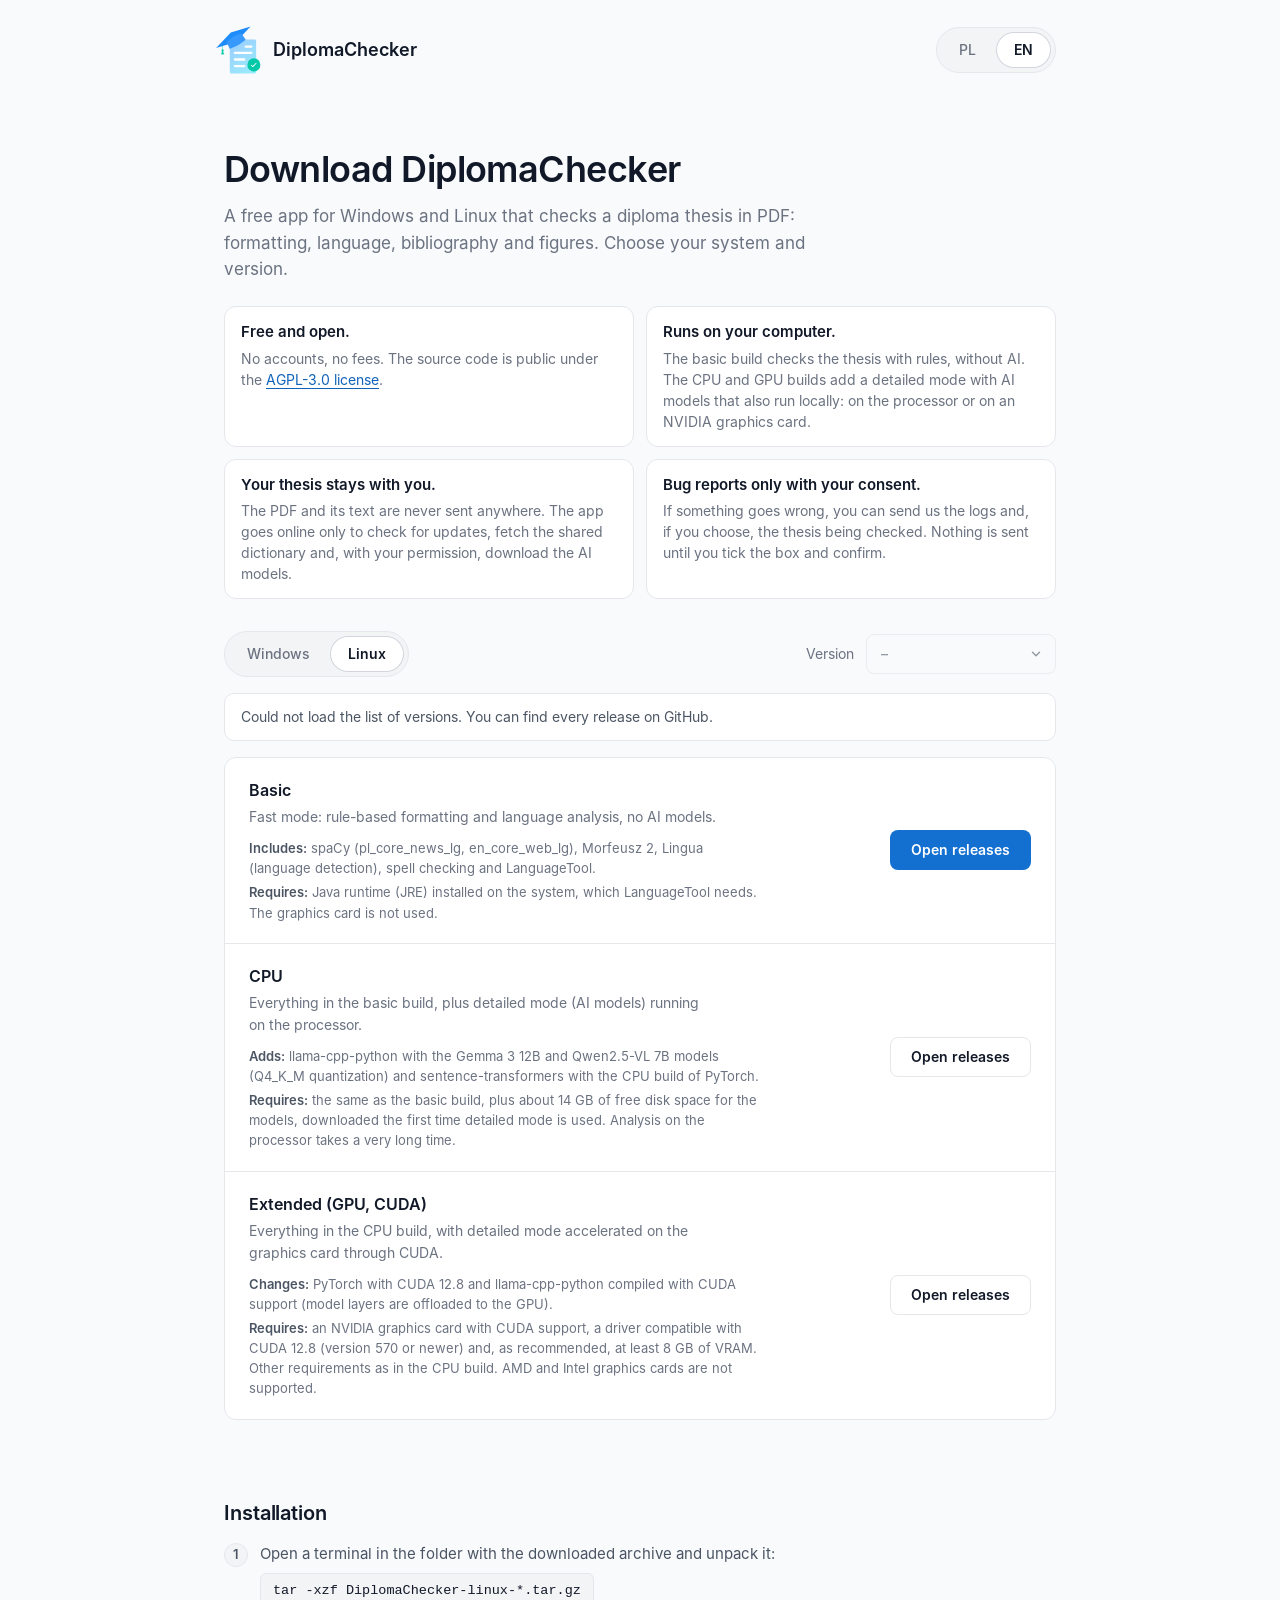
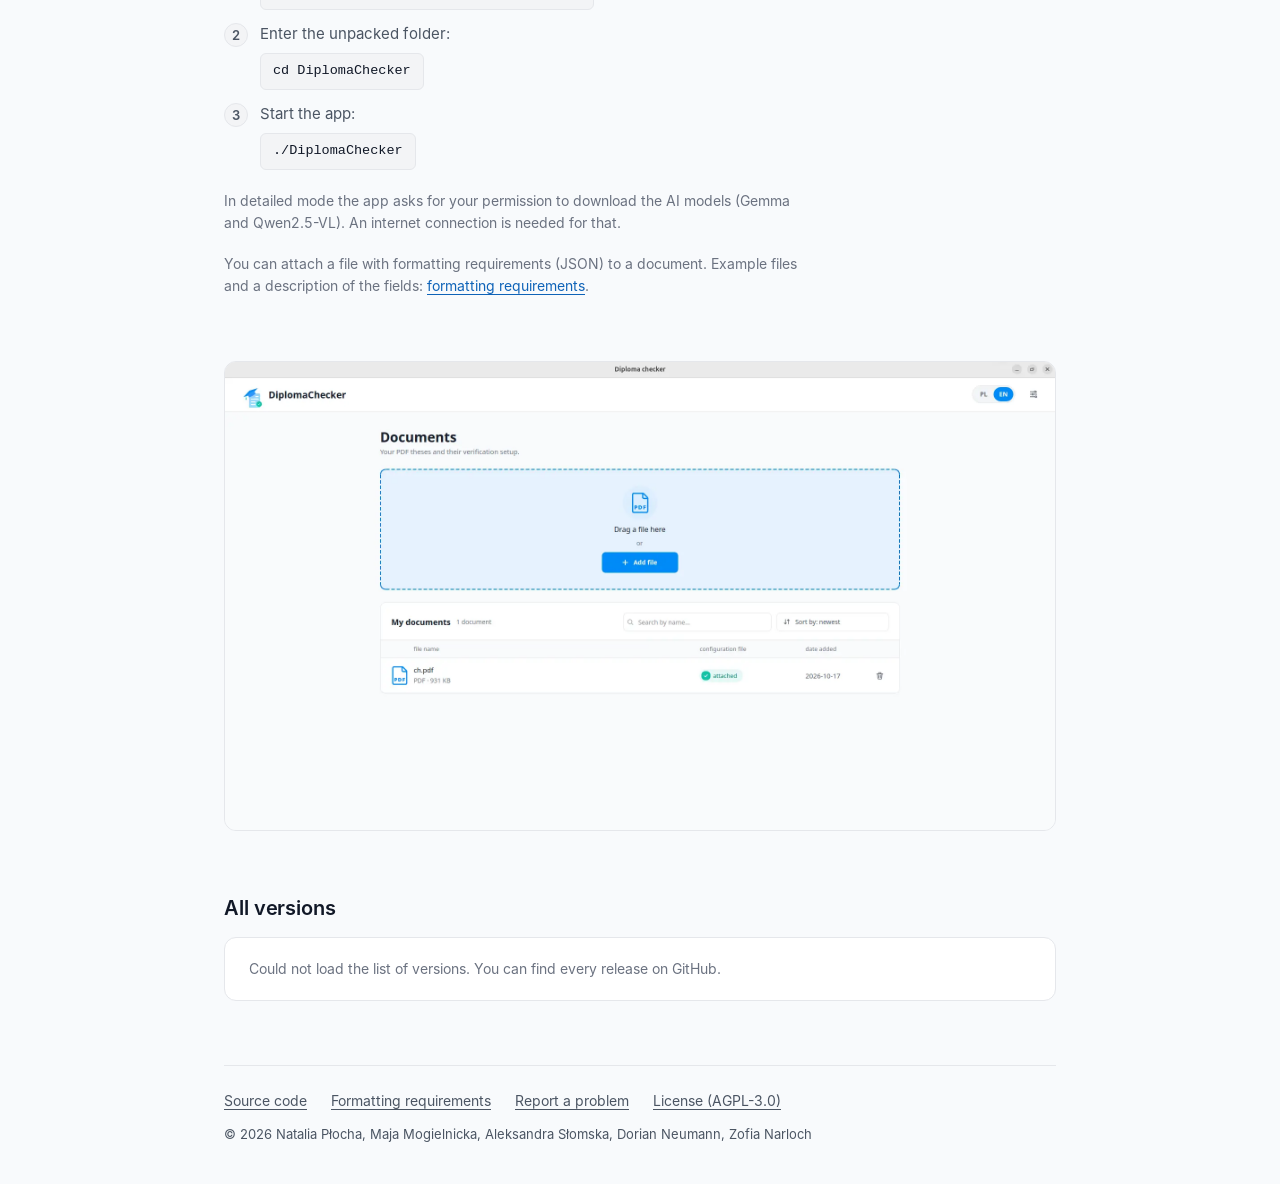
<file: index.html>
<!doctype html>
<html lang="pl">
<head>
  <meta charset="utf-8">
  <meta name="viewport" content="width=device-width, initial-scale=1">
  <title>Pobierz DiplomaChecker</title>
  <meta name="description" content="DiplomaChecker: bezpłatna aplikacja na Windows i Linux, która sprawdza pracę dyplomową w PDF na Twoim komputerze, bez wysyłania jej do internetu.">
  <meta name="color-scheme" content="light">
  <link rel="icon" href="assets/logo.svg" type="image/svg+xml">
  <link rel="preload" href="assets/fonts/inter-400.woff2" as="font" type="font/woff2" crossorigin>
  <link rel="preload" href="assets/fonts/inter-600.woff2" as="font" type="font/woff2" crossorigin>
  <link rel="stylesheet" href="assets/style.css">
  <script src="assets/app.js" defer></script>
</head>
<body>
  <header class="wrap site-header">
    <a class="brand" href="./" aria-label="DiplomaChecker">
      <img class="logo" src="assets/logo.svg" alt="" width="45" height="52">
      <span class="brand-name">DiplomaChecker</span>
    </a>
    <div class="seg" id="lang" role="radiogroup" aria-label="Język / Language">
      <label><input type="radio" name="lang" value="pl"><span>PL</span></label>
      <label><input type="radio" name="lang" value="en"><span>EN</span></label>
    </div>
  </header>

  <main class="wrap">
    <section class="hero">
      <h1 data-i18n="h1">Pobierz DiplomaChecker</h1>
      <p class="lead" data-i18n="lead"></p>
      <ul class="facts">
        <li data-i18n-html="fact_free"></li>
        <li data-i18n-html="fact_local"></li>
        <li data-i18n-html="fact_private"></li>
        <li data-i18n-html="fact_report"></li>
      </ul>
    </section>

    <section class="chooser" aria-label="Pobieranie">
      <div class="bar">
        <div class="seg" id="os" role="radiogroup" data-i18n-aria="os_label" aria-label="System operacyjny">
          <label><input type="radio" name="os" value="windows"><span>Windows</span></label>
          <label><input type="radio" name="os" value="linux"><span>Linux</span></label>
        </div>
        <label class="version">
          <span data-i18n="version">Wersja</span>
          <select id="version" disabled></select>
        </label>
      </div>

      <p class="notice" id="notice" role="status" hidden></p>

      <div class="row installer" id="installer" hidden>
        <div class="info">
          <p class="name" data-i18n="installer_name">Instalator</p>
          <p class="desc" data-i18n="installer_desc"></p>
          <p class="spec" id="installer-hint"></p>
        </div>
        <span class="size" data-size></span>
        <a class="btn btn-primary" id="installer-link" rel="noopener" data-i18n="installer_action">Pobierz instalator</a>
      </div>

      <ul class="list" id="variants">
        <li class="row" data-variant="base">
          <div class="info">
            <p class="name" data-i18n="base_name">Podstawowa</p>
            <p class="desc" data-i18n="base_desc"></p>
            <p class="spec" data-i18n-html="base_spec"></p>
          </div>
          <span class="size" data-size></span>
          <a class="btn btn-primary" data-action></a>
        </li>
        <li class="row" data-variant="cpu">
          <div class="info">
            <p class="name" data-i18n="cpu_name">CPU</p>
            <p class="desc" data-i18n="cpu_desc"></p>
            <p class="spec" data-i18n-html="cpu_spec"></p>
          </div>
          <span class="size" data-size></span>
          <a class="btn btn-secondary" data-action></a>
        </li>
        <li class="row" data-variant="gpu">
          <div class="info">
            <p class="name" data-i18n="gpu_name">Rozszerzona (GPU)</p>
            <p class="desc" data-i18n="gpu_desc"></p>
            <p class="spec" data-i18n-html="gpu_spec"></p>
          </div>
          <span class="size" data-size></span>
          <a class="btn btn-secondary" data-action></a>
        </li>
      </ul>

      <p class="meta" id="release-meta"></p>
    </section>

    <noscript><p class="notice">Do wyświetlenia aktualnej listy wersji potrzebny jest JavaScript. Wszystkie wydania są na stronie <a href="https://github.com/PDF-Diploma-Checker/diploma-checker-download/releases">GitHub Releases</a>.</p></noscript>

    <section class="install" aria-labelledby="install-title">
      <h2 id="install-title" data-i18n="install_title">Instalacja</h2>
      <ol class="steps" data-os-steps="windows">
        <li data-i18n-html="win_1"></li>
        <li data-i18n-html="win_2"></li>
        <li data-i18n-html="win_3"></li>
      </ol>
      <ol class="steps" data-os-steps="linux" hidden>
        <li data-i18n-html="lin_1"></li>
        <li data-i18n-html="lin_2"></li>
        <li data-i18n-html="lin_3"></li>
      </ol>
      <p class="note" data-i18n="models_note"></p>
      <p class="note" data-i18n-html="req_hint"></p>
    </section>

    <figure class="shot">
      <img id="shot" src="assets/img/app-pl.webp" width="1440" height="860" alt="" loading="lazy">
    </figure>

    <section class="versions" aria-labelledby="versions-title">
      <h2 id="versions-title" data-i18n="all_title">Wszystkie wersje</h2>
      <ul class="list" id="all-versions"></ul>
    </section>
  </main>

  <footer class="wrap site-footer">
    <div class="footer-inner">
      <a id="link-repo" href="https://github.com/PDF-Diploma-Checker/app" data-i18n="repo">Kod źródłowy</a>
      <a href="wymagania.html" data-i18n="req_footer">Wymagania formalne</a>
      <a id="link-issues" href="https://github.com/PDF-Diploma-Checker/app/issues" data-i18n="issues">Zgłoś problem</a>
      <a href="LICENSE.txt" data-i18n="license">Licencja (AGPL-3.0)</a>
    </div>
    <p class="footer-legal">© 2026 Natalia Płocha, Maja Mogielnicka, Aleksandra Słomska, Dorian Neumann, Zofia Narloch</p>
  </footer>
</body>
</html>
</file>
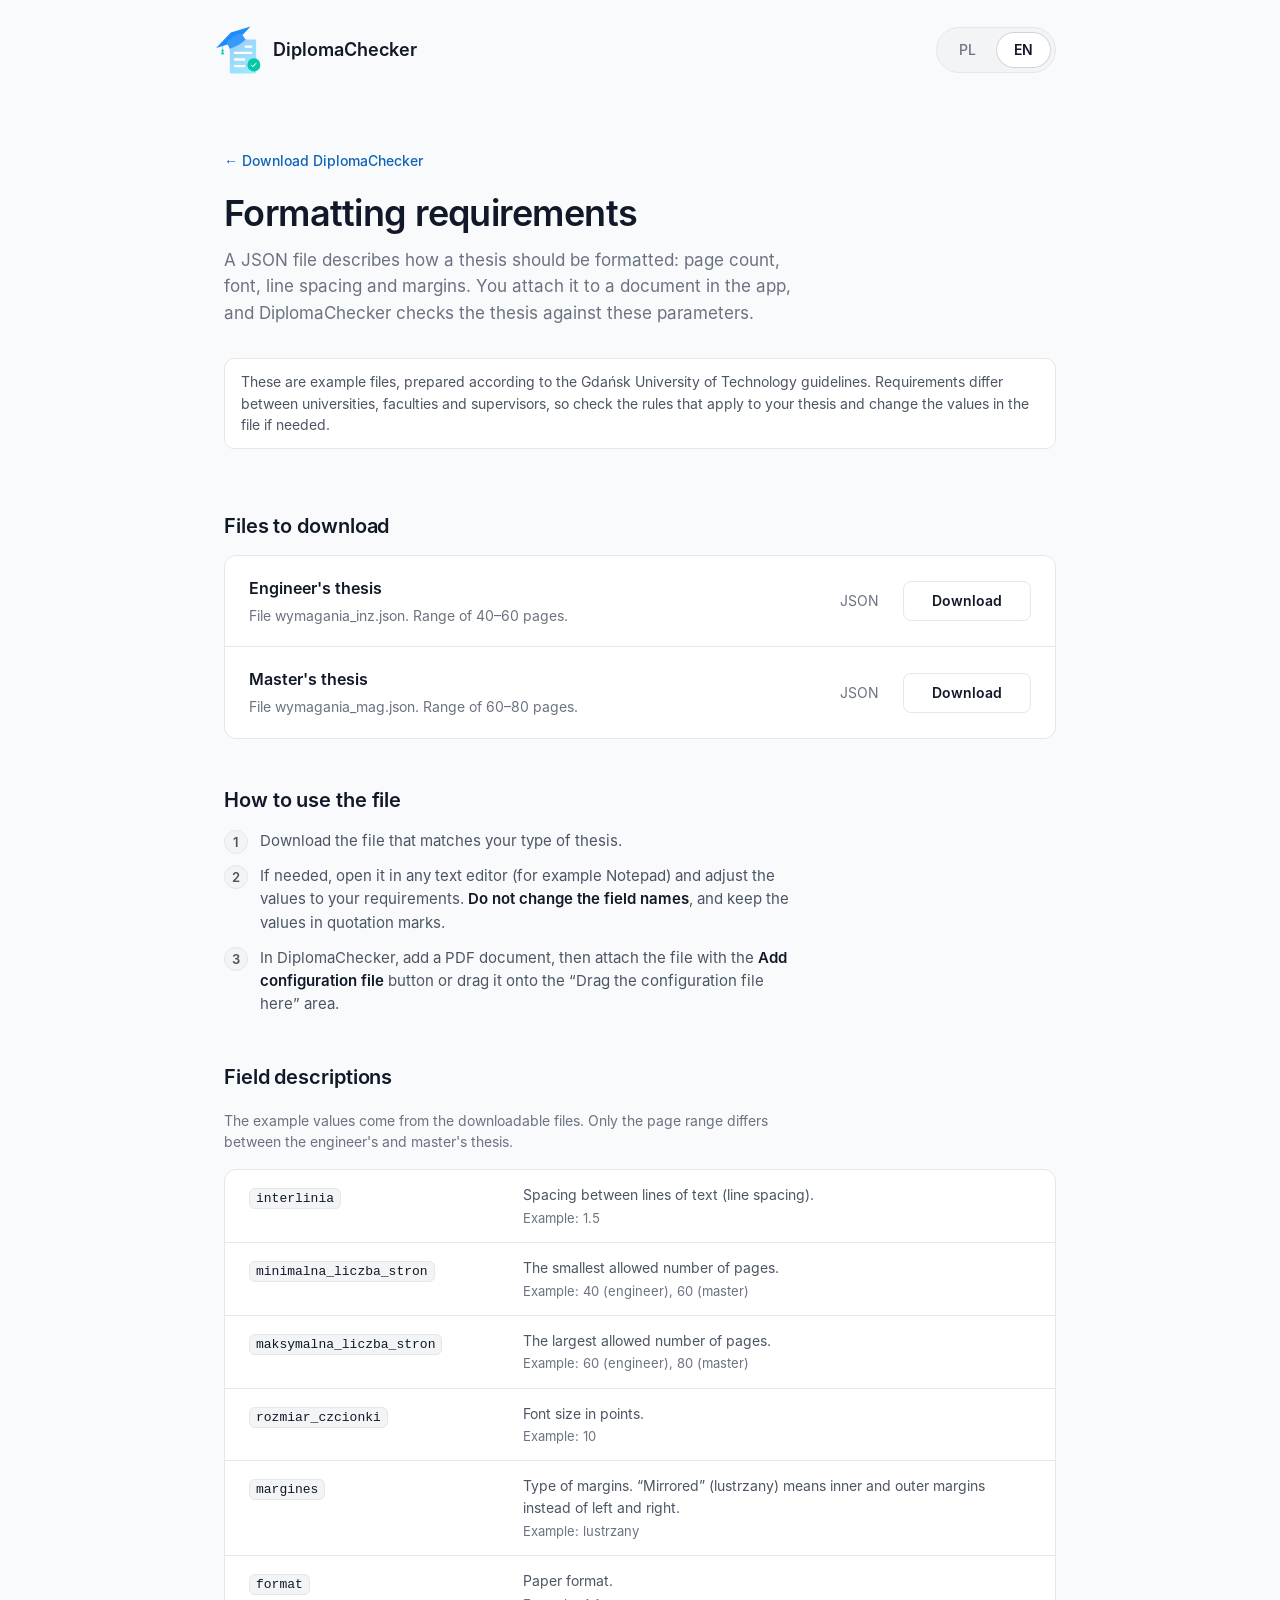
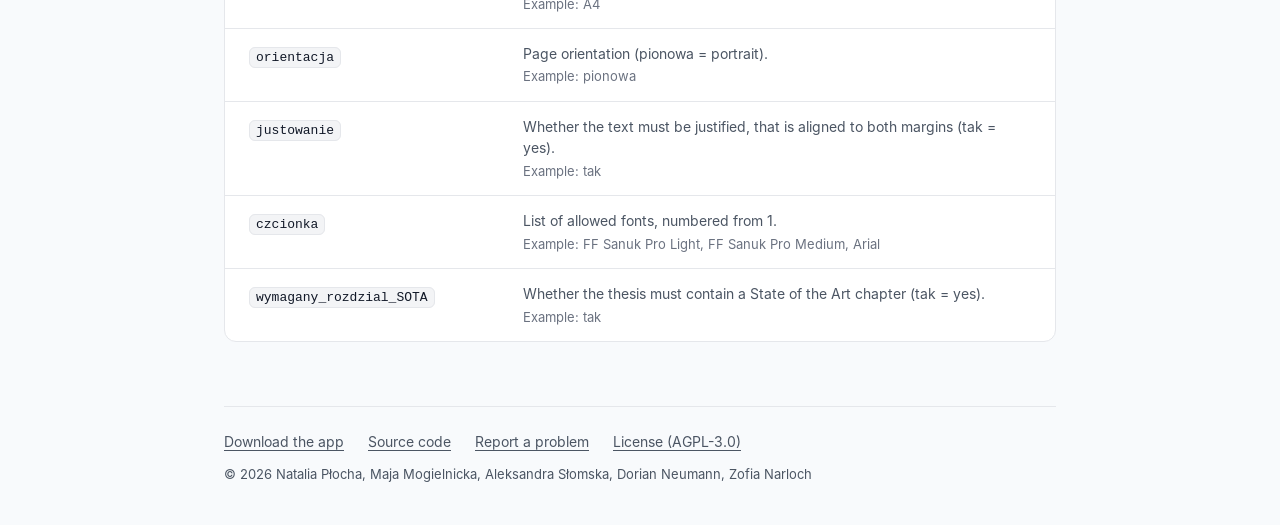
<file: wymagania.html>
<!doctype html>
<html lang="pl">
<head>
  <meta charset="utf-8">
  <meta name="viewport" content="width=device-width, initial-scale=1">
  <title>Wymagania formalne | DiplomaChecker</title>
  <meta name="description" content="Przykładowe pliki JSON z wymaganiami formalnymi pracy dyplomowej dla DiplomaChecker, według wytycznych Politechniki Gdańskiej.">
  <meta name="color-scheme" content="light">
  <link rel="icon" href="assets/logo.svg" type="image/svg+xml">
  <link rel="preload" href="assets/fonts/inter-400.woff2" as="font" type="font/woff2" crossorigin>
  <link rel="preload" href="assets/fonts/inter-600.woff2" as="font" type="font/woff2" crossorigin>
  <link rel="stylesheet" href="assets/style.css">
  <script src="assets/requirements.js" defer></script>
</head>
<body>
  <header class="wrap site-header">
    <a class="brand" href="./" aria-label="DiplomaChecker">
      <img class="logo" src="assets/logo.svg" alt="" width="45" height="52">
      <span class="brand-name">DiplomaChecker</span>
    </a>
    <div class="seg" id="lang" role="radiogroup" aria-label="Język / Language">
      <label><input type="radio" name="lang" value="pl"><span>PL</span></label>
      <label><input type="radio" name="lang" value="en"><span>EN</span></label>
    </div>
  </header>

  <main class="wrap">
    <section class="hero">
      <a class="back" href="./" data-i18n="back">← Pobierz DiplomaChecker</a>
      <h1 data-i18n="h1">Wymagania formalne</h1>
      <p class="lead" data-i18n="lead"></p>
    </section>

    <p class="notice" data-i18n="disclaimer"></p>

    <section class="block" aria-labelledby="files-title">
      <h2 id="files-title" data-i18n="files_title">Pliki do pobrania</h2>
      <ul class="list">
        <li class="row">
          <div class="info">
            <p class="name" data-i18n="eng_name">Praca inżynierska</p>
            <p class="desc" data-i18n="eng_desc"></p>
          </div>
          <span class="size">JSON</span>
          <a class="btn btn-secondary" data-file="eng" href="assets/requirements/wymagania_inz.json" download="wymagania_inz.json" data-i18n="download">Pobierz</a>
        </li>
        <li class="row">
          <div class="info">
            <p class="name" data-i18n="msc_name">Praca magisterska</p>
            <p class="desc" data-i18n="msc_desc"></p>
          </div>
          <span class="size">JSON</span>
          <a class="btn btn-secondary" data-file="msc" href="assets/requirements/wymagania_mag.json" download="wymagania_mag.json" data-i18n="download">Pobierz</a>
        </li>
      </ul>
    </section>

    <section class="block" aria-labelledby="use-title">
      <h2 id="use-title" data-i18n="use_title">Jak użyć pliku</h2>
      <ol class="steps">
        <li data-i18n-html="use_1"></li>
        <li data-i18n-html="use_2"></li>
        <li data-i18n-html="use_3"></li>
      </ol>
    </section>

    <section class="block" aria-labelledby="fields-title">
      <h2 id="fields-title" data-i18n="fields_title">Opis pól</h2>
      <p class="note" data-i18n="fields_note"></p>
      <dl class="fields" id="fields"></dl>
    </section>
  </main>

  <footer class="wrap site-footer">
    <div class="footer-inner">
      <a href="./" data-i18n="back_footer">Pobierz aplikację</a>
      <a href="https://github.com/PDF-Diploma-Checker/app" data-i18n="repo">Kod źródłowy</a>
      <a href="https://github.com/PDF-Diploma-Checker/app/issues" data-i18n="issues">Zgłoś problem</a>
      <a href="LICENSE.txt" data-i18n="license">Licencja (AGPL-3.0)</a>
    </div>
    <p class="footer-legal">© 2026 Natalia Płocha, Maja Mogielnicka, Aleksandra Słomska, Dorian Neumann, Zofia Narloch</p>
  </footer>
</body>
</html>
</file>
<file: assets/style.css>
/* Palette taken from the DiplomaChecker app (src/ui/styles.py).
   Roughly 60% background, 30% surfaces/greys, 10% accent (blue only on the logo, the main button and focus). */
@font-face { font-family: "Inter"; font-weight: 400; font-style: normal; font-display: swap; src: url("fonts/inter-400.woff2") format("woff2"); }
@font-face { font-family: "Inter"; font-weight: 500; font-style: normal; font-display: swap; src: url("fonts/inter-500.woff2") format("woff2"); }
@font-face { font-family: "Inter"; font-weight: 600; font-style: normal; font-display: swap; src: url("fonts/inter-600.woff2") format("woff2"); }

:root {
  --bg: #F8FAFC;
  --surface: #FFFFFF;
  --border: #E5E7EB;
  --border-strong: #D1D5DB;
  --neutral: #F3F4F6;
  --text: #111827;
  --text-2: #6B7280;
  --text-3: #4B5563;
  --accent: #1E8CFA;
  --accent-text: #0F63B8;
  --accent-btn: #1370D0;        /* a slightly deeper app blue: white text on it passes AA */
  --accent-btn-hover: #0F63B8;
  --accent-50: #F2F8FF;
  --radius: 12px;
  --gutter: 24px;
  color-scheme: light;
}

*, *::before, *::after { box-sizing: border-box; }
html { -webkit-text-size-adjust: 100%; }
body {
  margin: 0;
  background: var(--bg);
  color: var(--text);
  font: 400 16px/1.55 "Inter", "Segoe UI", "Roboto", "Helvetica Neue", "Noto Sans", "Ubuntu", sans-serif;
  font-feature-settings: "kern", "calt";
}
[hidden] { display: none !important; }
h1, h2, p, ul, ol, figure { margin: 0; padding: 0; }
ul, ol { list-style: none; }
a { color: var(--accent-text); text-decoration-thickness: 1px; text-underline-offset: 3px; }
a:hover { color: var(--accent-btn); }
:focus-visible { outline: 2px solid var(--accent); outline-offset: 2px; border-radius: 6px; }

.wrap { width: 100%; max-width: 880px; margin: 0 auto; padding: 0 var(--gutter); }

/* header */
.site-header { display: flex; align-items: center; justify-content: space-between; padding-top: 24px; padding-bottom: 24px; }
.brand { display: inline-flex; align-items: center; gap: 12px; color: var(--text); text-decoration: none; }
.brand:hover { color: var(--text); }
.logo { display: block; width: auto; height: 52px; margin-left: -8px; }  /* the artwork has transparent padding on the left */
.brand-name { font-size: 18px; font-weight: 600; }

/* segmented control (language, system) */
.seg { display: inline-flex; padding: 4px; gap: 2px; background: var(--neutral); border: 1px solid var(--border); border-radius: 999px; }
.seg label { position: relative; display: block; }
.seg input { position: absolute; inset: 0; width: 100%; height: 100%; margin: 0; opacity: 0; cursor: pointer; }
.seg span { display: block; padding: 7px 18px; border-radius: 999px; font-size: 14px; font-weight: 500; color: var(--text-2); transition: color .15s, background-color .15s; }
.seg input:hover + span { color: var(--text); }
.seg input:checked + span { background: var(--surface); color: var(--text); font-weight: 600; box-shadow: inset 0 0 0 1px var(--border-strong); }
.seg input:focus-visible + span { outline: 2px solid var(--accent); outline-offset: 2px; }

/* hero */
.hero { padding-top: 48px; padding-bottom: 32px; }
.hero h1 { font-size: 36px; line-height: 1.2; font-weight: 600; letter-spacing: -0.015em; }
.lead { margin-top: 12px; max-width: 54ch; font-size: 17px; color: var(--text-2); }
.facts { list-style: none; margin-top: 24px; padding: 0; display: grid; grid-template-columns: repeat(2, 1fr); gap: 12px; }
@media (max-width: 640px) { .facts { grid-template-columns: 1fr; } }
.facts li { padding: 14px 16px; border: 1px solid var(--border); border-radius: 12px; background: var(--surface); font-size: 14px; line-height: 1.5; color: var(--text-2); }
.facts strong { display: block; margin-bottom: 4px; font-size: 15px; font-weight: 600; color: var(--text); }

/* chooser */
.bar { display: flex; flex-wrap: wrap; align-items: center; justify-content: space-between; gap: 16px; margin-bottom: 16px; }
.version { display: inline-flex; align-items: center; gap: 12px; font-size: 14px; color: var(--text-2); }
.version select {
  appearance: none; -webkit-appearance: none;
  height: 40px; min-width: 190px; padding: 0 40px 0 14px;
  font: 500 14px/1 "Inter", sans-serif; color: var(--text);
  background: var(--surface) url("data:image/svg+xml,%3Csvg xmlns='http://www.w3.org/2000/svg' viewBox='0 0 24 24' fill='none' stroke='%236B7280' stroke-width='2.5' stroke-linecap='round' stroke-linejoin='round'%3E%3Cpolyline points='6 9 12 15 18 9'/%3E%3C/svg%3E") no-repeat right 12px center / 14px 14px;
  border: 1px solid var(--border); border-radius: 8px; cursor: pointer;
}
.version select:hover:not(:disabled) { border-color: var(--border-strong); }
.version select:disabled { color: var(--text-2); cursor: default; background-color: #F9FAFB; }

.notice { margin-bottom: 16px; padding: 12px 16px; font-size: 14px; color: var(--text-3); background: var(--surface); border: 1px solid var(--border); border-radius: 10px; }

.list { background: var(--surface); border: 1px solid var(--border); border-radius: var(--radius); }
.row { display: grid; grid-template-columns: 1fr auto auto; align-items: center; gap: 8px 24px; padding: 20px 24px; }
.row + .row { border-top: 1px solid var(--border); }
.installer { margin-bottom: 16px; background: var(--surface); border: 1px solid var(--accent); border-radius: var(--radius); }
.installer[hidden] { display: none; }
.name { font-size: 16px; font-weight: 600; }
.desc { margin-top: 4px; max-width: 52ch; font-size: 14px; line-height: 1.55; color: var(--text-2); }
.spec { margin-top: 10px; max-width: 64ch; font-size: 13px; line-height: 1.55; color: var(--text-2); }
.spec span { display: block; }
.spec span + span { margin-top: 4px; }
.spec strong { font-weight: 600; color: var(--text-3); }
.size { min-width: 76px; text-align: right; font-size: 14px; color: var(--text-2); font-variant-numeric: tabular-nums; }

.btn {
  display: inline-flex; align-items: center; justify-content: center;
  min-width: 128px; height: 40px; padding: 0 20px;
  font: 600 14px/1 "Inter", sans-serif; text-decoration: none; white-space: nowrap;
  border-radius: 8px; border: 1px solid transparent; cursor: pointer;
  transition: background-color .15s, border-color .15s;
}
.btn-primary { background: var(--accent-btn); color: #fff; }
.btn-primary:hover { background: var(--accent-btn-hover); color: #fff; }
.btn-secondary { background: var(--surface); color: var(--text); border-color: var(--border); }
.btn-secondary:hover { background: #F9FAFB; border-color: var(--border-strong); color: var(--text); }
.btn[aria-disabled="true"] { background: #F9FAFB; color: #9CA3AF; border-color: var(--border); cursor: default; pointer-events: none; }

.sha { margin-top: 6px; padding: 0; background: none; border: 0; font: 400 13px/1.4 "Inter", sans-serif; color: var(--text-2); text-decoration: underline; text-underline-offset: 3px; cursor: pointer; }
.sha:hover { color: var(--text); }
.older-archive { margin-top: 6px; max-width: 64ch; font-size: 13px; line-height: 1.55; color: var(--text-2); }

/* an archive split into parts (GitHub's 2 GB limit per file) */
.parts { margin-top: 14px; max-width: 64ch; padding: 14px 16px; font-size: 13px; line-height: 1.55; color: var(--text-2); background: var(--bg); border: 1px solid var(--border); border-radius: 10px; scroll-margin-top: 24px; }
.parts p + ul, .parts ul + p, .parts code + p, .parts p + .parts-sha, .parts code + .parts-sha { margin-top: 8px; }
.parts ul { list-style: none; padding: 0; display: grid; gap: 4px; }
.parts li { display: flex; gap: 10px; align-items: baseline; }
.parts li a { font-weight: 500; }
.parts li span { font-variant-numeric: tabular-nums; }
.parts code { display: block; margin-top: 6px; padding: 8px 12px; white-space: normal; overflow-wrap: anywhere; }
.parts-sha { display: inline-block; }

.meta { margin-top: 16px; font-size: 14px; color: var(--text-2); }

/* install */
.install { padding-top: 64px; }
h2 { font-size: 20px; line-height: 1.3; font-weight: 600; letter-spacing: -0.005em; }
.steps { margin-top: 16px; counter-reset: step; display: grid; grid-template-columns: minmax(0, 1fr); gap: 12px; }
.steps li { position: relative; padding-left: 36px; max-width: 64ch; font-size: 15px; color: var(--text-3); counter-increment: step; }
.steps li::before {
  content: counter(step); position: absolute; left: 0; top: 1px;
  display: grid; place-items: center; width: 24px; height: 24px;
  font-size: 13px; font-weight: 600; color: var(--text-3);
  background: var(--neutral); border: 1px solid var(--border); border-radius: 50%;
}
.steps strong { color: var(--text); font-weight: 600; }
code { padding: 2px 6px; font: 400 13.5px/1.4 ui-monospace, "SF Mono", "Cascadia Mono", "Roboto Mono", Menlo, Consolas, monospace; color: var(--text); background: var(--neutral); border: 1px solid var(--border); border-radius: 6px; }
.steps code { display: block; width: fit-content; max-width: 100%; margin-top: 8px; padding: 8px 12px; overflow-x: auto; white-space: nowrap; }
.note { margin-top: 20px; max-width: 64ch; font-size: 14px; color: var(--text-2); }

/* screenshot */
.shot { margin-top: 64px; overflow: hidden; background: var(--surface); border: 1px solid var(--border); border-radius: var(--radius); }
.shot img { display: block; width: 100%; height: auto; }

/* requirements page */
.back { display: inline-block; margin-bottom: 20px; font-size: 14px; font-weight: 500; text-decoration: none; }
.back:hover { text-decoration: underline; }
.block { padding-top: 48px; }
.block .list, .block .steps { margin-top: 16px; }
.fields { margin: 16px 0 0; background: var(--surface); border: 1px solid var(--border); border-radius: var(--radius); }
.field { display: grid; grid-template-columns: 250px 1fr; gap: 6px 24px; padding: 14px 24px; }
.field + .field { border-top: 1px solid var(--border); }
.field dt { margin: 0; }
.field dd { margin: 0; font-size: 14px; line-height: 1.55; color: var(--text-3); }
.field code { font-size: 13px; overflow-wrap: anywhere; }
.sample { display: block; margin-top: 2px; font-size: 13px; color: var(--text-2); }

/* all versions */
.versions { padding-top: 64px; }
.versions .list { margin-top: 16px; }
.versions .row { grid-template-columns: 1fr auto; padding: 16px 24px; }
.v-tag { font-size: 15px; font-weight: 600; }
.v-title { display: flex; flex-wrap: wrap; align-items: center; gap: 4px 12px; }
.v-date { font-size: 14px; font-weight: 400; color: var(--text-2); }
.v-flag { padding: 2px 8px; white-space: nowrap; font-size: 12px; font-weight: 500; color: var(--text-3); background: var(--neutral); border: 1px solid var(--border); border-radius: 6px; }
.v-links { display: flex; gap: 20px; font-size: 14px; font-weight: 500; }
.v-links button { padding: 0; background: none; border: 0; font: inherit; color: var(--accent-text); text-decoration: underline; text-decoration-thickness: 1px; text-underline-offset: 3px; cursor: pointer; }
.v-links button:hover { color: var(--accent-btn); }
.v-empty { padding: 20px 24px; font-size: 14px; color: var(--text-2); }

/* footer */
.site-footer { margin-top: 64px; padding-bottom: 40px; font-size: 14px; }
.footer-inner { display: flex; flex-wrap: wrap; gap: 8px 24px; padding-top: 24px; border-top: 1px solid var(--border); }
.site-footer a { color: var(--text-3); }
.footer-legal { margin: 12px 0 0; color: var(--text-3); font-size: 13px; }
.site-footer a:hover { color: var(--text); }

/* narrow screens */
@media (max-width: 640px) {
  :root { --gutter: 16px; }
  .hero { padding-top: 32px; }
  .hero h1 { font-size: 30px; }
  .lead { font-size: 16px; }
  .bar { align-items: stretch; }
  .version { width: 100%; justify-content: space-between; }
  .version select { flex: 1; max-width: 240px; }
  .row { grid-template-columns: 1fr auto; padding: 18px 16px; }
  .info { grid-column: 1 / -1; }
  .size { grid-column: 1; text-align: left; min-width: 0; }
  .btn { grid-column: 2; }
  .versions .row { padding: 14px 16px; }
  .versions .row { grid-template-columns: 1fr; gap: 8px; }
  .field { grid-template-columns: 1fr; padding: 14px 16px; }
  .install, .versions { padding-top: 48px; }
  .shot { margin-top: 48px; }
}

@media (prefers-reduced-motion: reduce) { * { transition: none !important; } }
</file>
